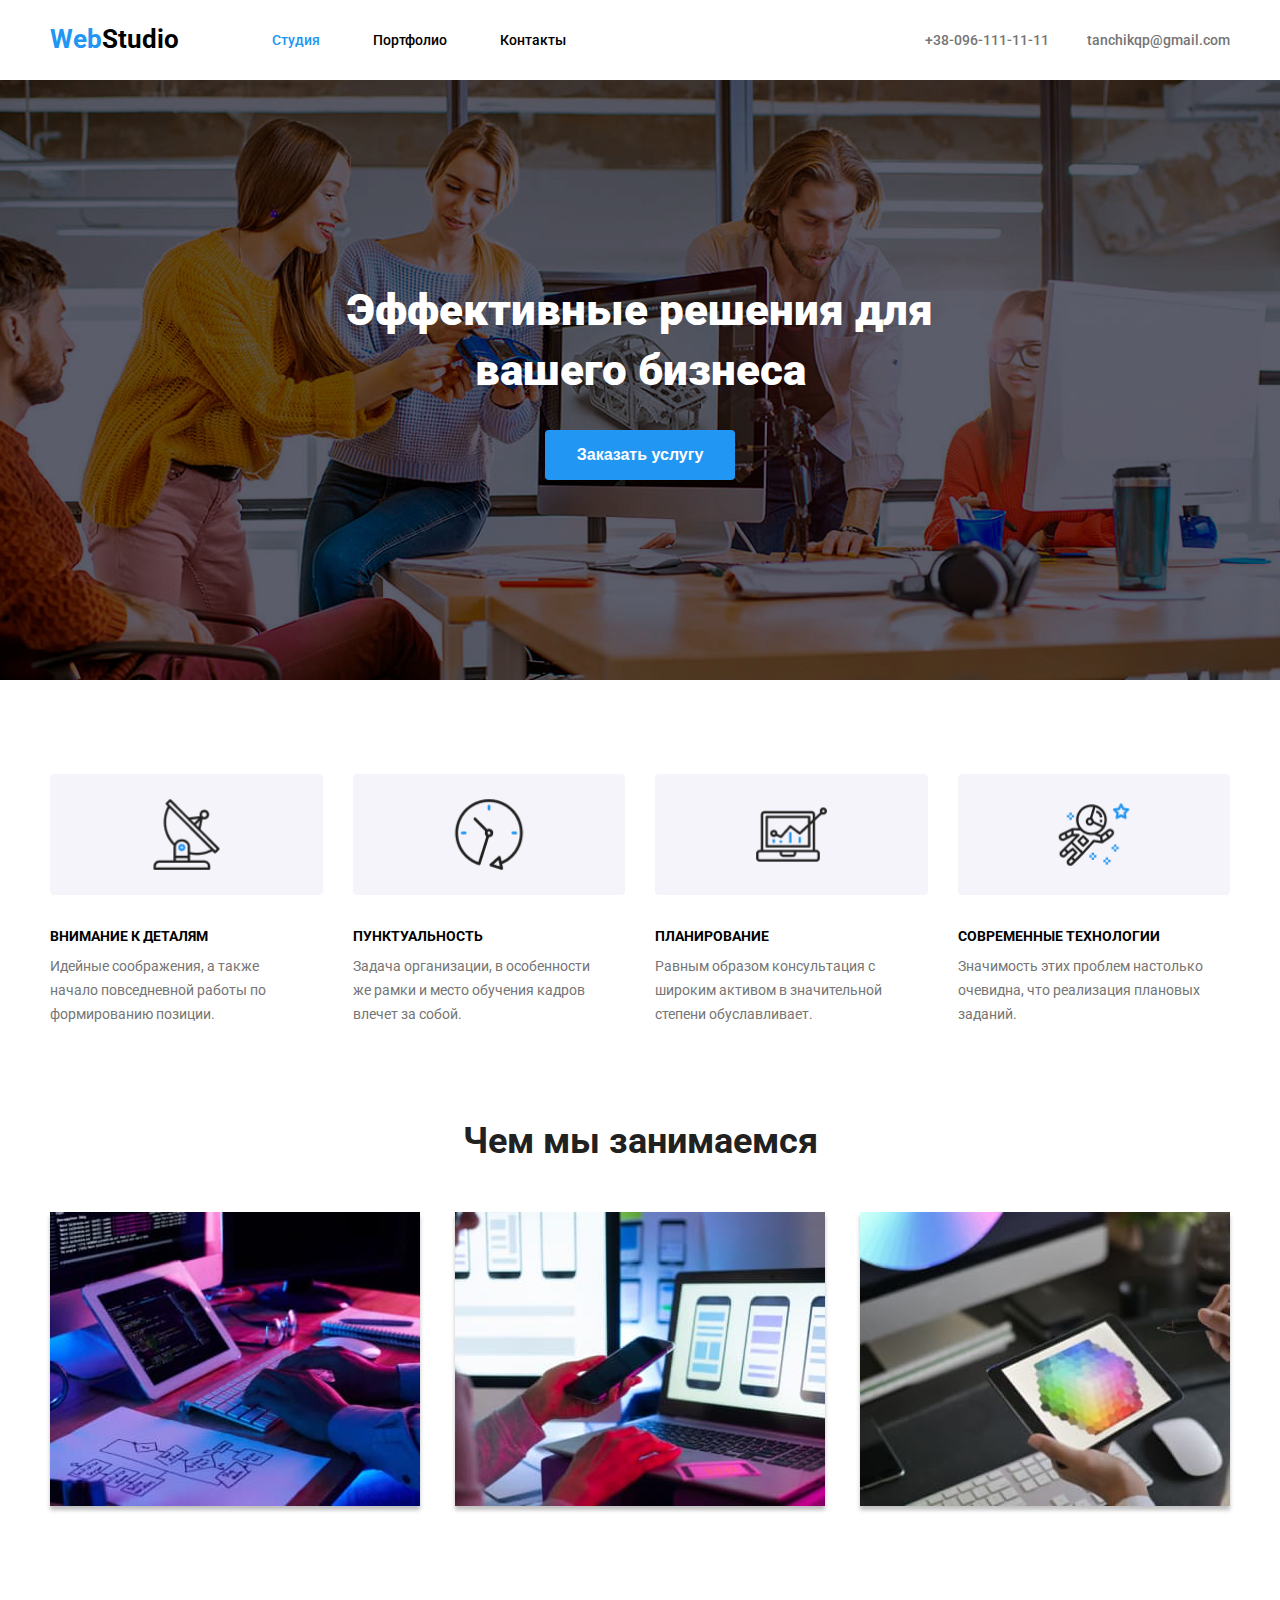
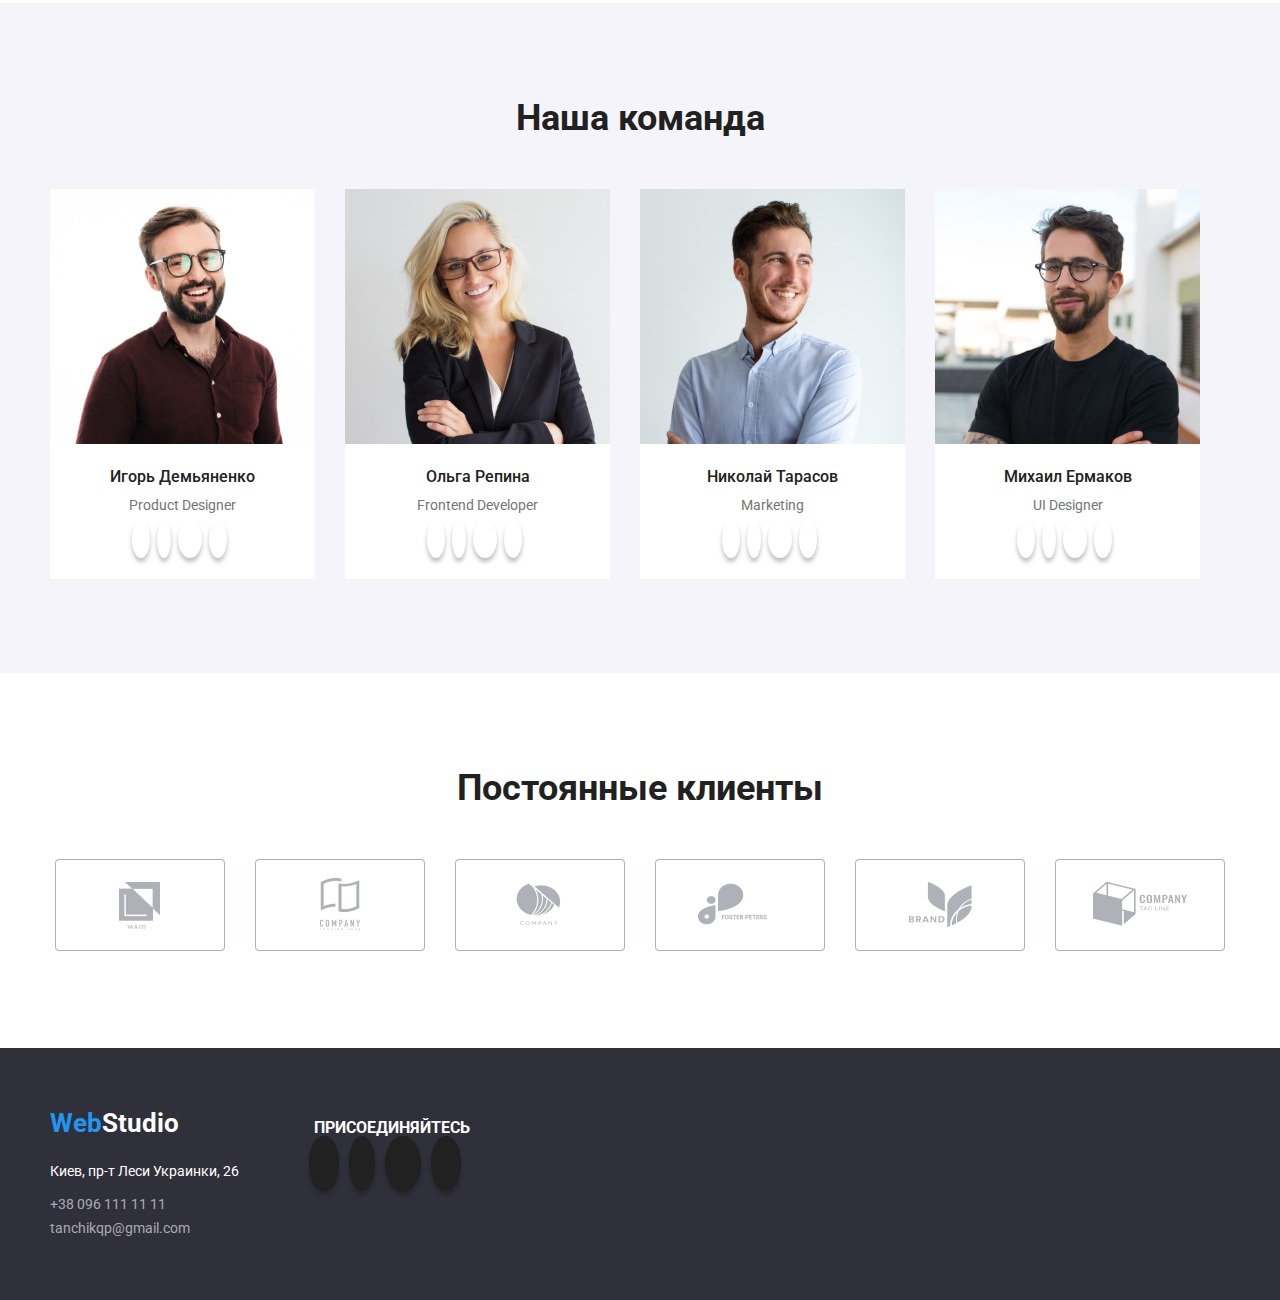
<file: index.html>
<!DOCTYPE html>
<html lang="ru">
<head>
    <meta charset="UTF-8">
    <meta http-equiv="X-UA-Compatible" content="IE=edge">
    <meta name="viewport" content="width=device-width, initial-scale=1.0">
    <title>Webstudio</title>
    <link href="https://fonts.googleapis.com/css2?family=Raleway:wght@700&family=Roboto:wght@400;500;700;900&display=swap"
        rel="stylesheet">
    <link rel="stylesheet" href="css/reset.css">
    <link rel="stylesheet" href="https://cdnjs.cloudflare.com/ajax/libs/font-awesome/6.1.2/css/all.min.css" integrity="sha512-1sCRPdkRXhBV2PBLUdRb4tMg1w2YPf37qatUFeS7zlBy7jJI8Lf4VHwWfZZfpXtYSLy85pkm9GaYVYMfw5BC1A==" crossorigin="anonymous" referrerpolicy="no-referrer" />
    <link rel="stylesheet" href="css/main.css">
</head>
<body>

    <!--Шапка сайта-->

    <header class="page-header">
        <div class="container">
            <div class="header-block">
                <nav>
                    <a href="index.html"><span class="logo-blue">Web</span><span class="logo-black">Studio</span></a>
                    <ul class="site-nav">
                        <li><a href="./index.html" class="link current">Студия</a></li>
                        <li><a href="portfolio.html" class="link">Портфолио</a></li>
                        <li><a href="contacts.html" class="link">Контакты</a></li>
                    </ul>
                </nav>
                <div class="contacts-block">
                    <ul class="contacts">
                        <li><i class="fa-solid fa-mobile-screen-button"></i>
                            <a href="tel:+380961111111" class="tel">+38-096-111-11-11</a></li>
                        <li><i class="fa-solid fa-envelope"></i>
                            <a href="mailto:tanchikqp@gmail.com" class="email">tanchikqp@gmail.com</a></li>
                    </ul>
                </div>
            </div>
        </div>
    </header>

<main>
    <!--Герой-->

<section class="hero-block">
    <div class="container">
        <div class="hero">
            <h1 class="hero-title">Эффективные решения для вашего бизнеса</h1>
            <button type="button" class="button">Заказать услугу</button>
        </div>
    </div>
</section>
    <!--Секция с услугами-->

<section class="services">
    <div class="container">
        <h2 class="services-title">Особенности услуг</h2>
        <ul class="servises-block">
            <li class="services-list">
                <img src="img/Group_1.png" alt="ВНИМАНИЕ К ДЕТАЛЯМ">
                <h3 class="services_title">ВНИМАНИЕ К ДЕТАЛЯМ</h3>
                <p class="services_text">Идейные соображения, а также начало повседневной работы по формированию позиции.</p></li>
            <li class="services-list">
                <img src="img/Group_2.png" alt="ПУНКТУАЛЬНОСТЬ">
                <h3 class="services_title">ПУНКТУАЛЬНОСТЬ</h3>
                <p class="services_text">Задача организации, в особенности же рамки и место обучения кадров влечет за собой.</p>
            </li>
            <li class="services-list">
                <img src="img/Group_3.png" alt="ПЛАНИРОВАНИЕ">
                <h3 class="services_title">ПЛАНИРОВАНИЕ</h3>
                <p class="services_text">Равным образом консультация с широким активом в значительной степени обуславливает.</p>
            </li>
            <li class="services-list">
                <img src="img/Group_4.png" alt="СОВРЕМЕННЫE ТЕХНОЛОГИИ">
                <h3 class="services_title">СОВРЕМЕННЫE ТЕХНОЛОГИИ</h3>
                <p class="services_text">Значимость этих проблем настолько очевидна, что реализация плановых заданий.</p>
            </li>
        </ul>
    </div>
</section>

    <!--Секция с картинками-->
<section class="section_service_img">
    <div class="container">
        <h2 class="section-title">Чем мы занимаемся</h2>
        <ul class="section_service">
            <li class="services-list"><img src="img/box1.jpg" alt="Создание сайтов" width="370"/> </li>
            <li class="services-list"><img src="img/box2.jpg" alt="Разработка приложений" width="370" /></li>
            <li class="services-list"><img src="img/box3.jpg" alt="Дизайн" width="370" /></li>
        </ul>
    </div>
</section>
    <!--Команда-->

<section class="section_command">
    <div class="container">
        <h2 class="section-title">Наша команда</h2>
        <ul class="command_block">
            <li class="command_list">
                <img src="img/team/team_card1.jpg" alt="Игорь Демьяненко" width="270">
                <h3 class="name">Игорь Демьяненко</h3>
                <p class="job">Product Designer</p>
                <div class="icons-block">
                    <i class="fa-brands fa-instagram"></i>
                    <i class="fa-brands fa-twitter"></i>
                    <i class="fa-brands fa-facebook-f"></i>
                    <i class="fa-brands fa-linkedin-in"></i>
                </div>
            </li>
            <li class="command_list">
                <img src="img/team/team_card2.jpg" alt="Ольга Репина" width="270">
                <h3 class="name">Ольга Репина</h3>
                <p class="job">Frontend Developer</p>
                <div class="icons-block">
                    <i class="fa-brands fa-instagram"></i>
                    <i class="fa-brands fa-twitter"></i>
                    <i class="fa-brands fa-facebook-f"></i>
                    <i class="fa-brands fa-linkedin-in"></i>
                </div>
            </li>
            <li class="command_list">
                <img src="img/team/team_card3.jpg" alt="Николай Тарасов" width="270">
                <h3 class="name">Николай Тарасов</h3>
                <p class="job">Marketing</p>
                <div class="icons-block">
                    <i class="fa-brands fa-instagram"></i>
                    <i class="fa-brands fa-twitter"></i>
                    <i class="fa-brands fa-facebook-f"></i>
                    <i class="fa-brands fa-linkedin-in"></i>
                </div>
            </li>
            <li class="command_list">
                <img src="img/team/team_card4.jpg" alt="Михаил Ермаков" width="270">
                <h3 class="name">Михаил Ермаков</h3>
                <p class="job">UI Designer</p>
                <div class="icons-block">
                    <i class="fa-brands fa-instagram"></i>
                    <i class="fa-brands fa-twitter"></i>
                    <i class="fa-brands fa-facebook-f"></i>
                    <i class="fa-brands fa-linkedin-in"></i>
                </div>
            </li>
        </ul>
    </div>
</section>
<section class="clients">
    <div class="container">
        <h2 class="cients-title">Постоянные клиенты</h2>
        <div class="clients-block">
            <div class="client_img">
                <img class="grey" src="img/Client-1.png" alt="Client-1">
                <img class="blue" src="img/Client-1_blue.png" alt="Client-1_blue">
            </div>
            <div class="client_img">
                <img class="grey" src="img/Client-2.png" alt="Client-2">
                <img class="blue" src="img/Client-2_blue.png" alt="Client-2_blue">
            </div>
            <div class="client_img">
                <img class="grey" src="img/Client-3.png" alt="Client-3">
                <img class="blue" src="img/Client-3_blue.png" alt="Client-3_blue">
            </div>
            <div class="client_img">
                <img class="grey" src="img/Client-4.png" alt="Client-4">
                <img class="blue" src="img/Client-4_blue.png" alt="Client-4_blue">
            </div>
            <div class="client_img">
                <img class="grey" src="img/Client-5.png" alt="Client-5">
                <img class="blue" src="img/Client-5_blue.png" alt="Client-5_blue">
            </div>
            <div class="client_img">
                <img class="grey" src="img/Client-6.png" alt="Client-6">
                <img class="blue" src="img/Client-6_blue.png" alt="Client-6_blue">
            </div>
        </div>

    </div>
</section>
</main>

    <!--Footer-->

<footer class="footer">
    <div class="container">
    <div class="footer-flex">
        <div class="footer-address">
            <a href="/index.html" class="logo-blue">Web<span class="logo-white">Studio</span></a>
            <address>
                <ul class="footer-list">
                    <li><p class="address">Киев, пр-т Леси Украинки, 26</p></li>
                    <li><p><a href="tel:+380961111111" class="contacts">+38 096 111 11 11</a></p></li>
                    <li><p><a href="mailto:tanchikqp@gmail.com" class="contacts">tanchikqp@gmail.com</a></p></li>
                </ul>
            </address>
        </div>
        <div class="icons-block">
            <h3>Присоединяйтесь</h3>
            <i class="fa-brands fa-instagram"></i>
            <i class="fa-brands fa-twitter"></i>
            <i class="fa-brands fa-facebook-f"></i>
            <i class="fa-brands fa-linkedin-in"></i>
        </div>
    </div>
    </div>
</footer>
</body>
</html>
</file>
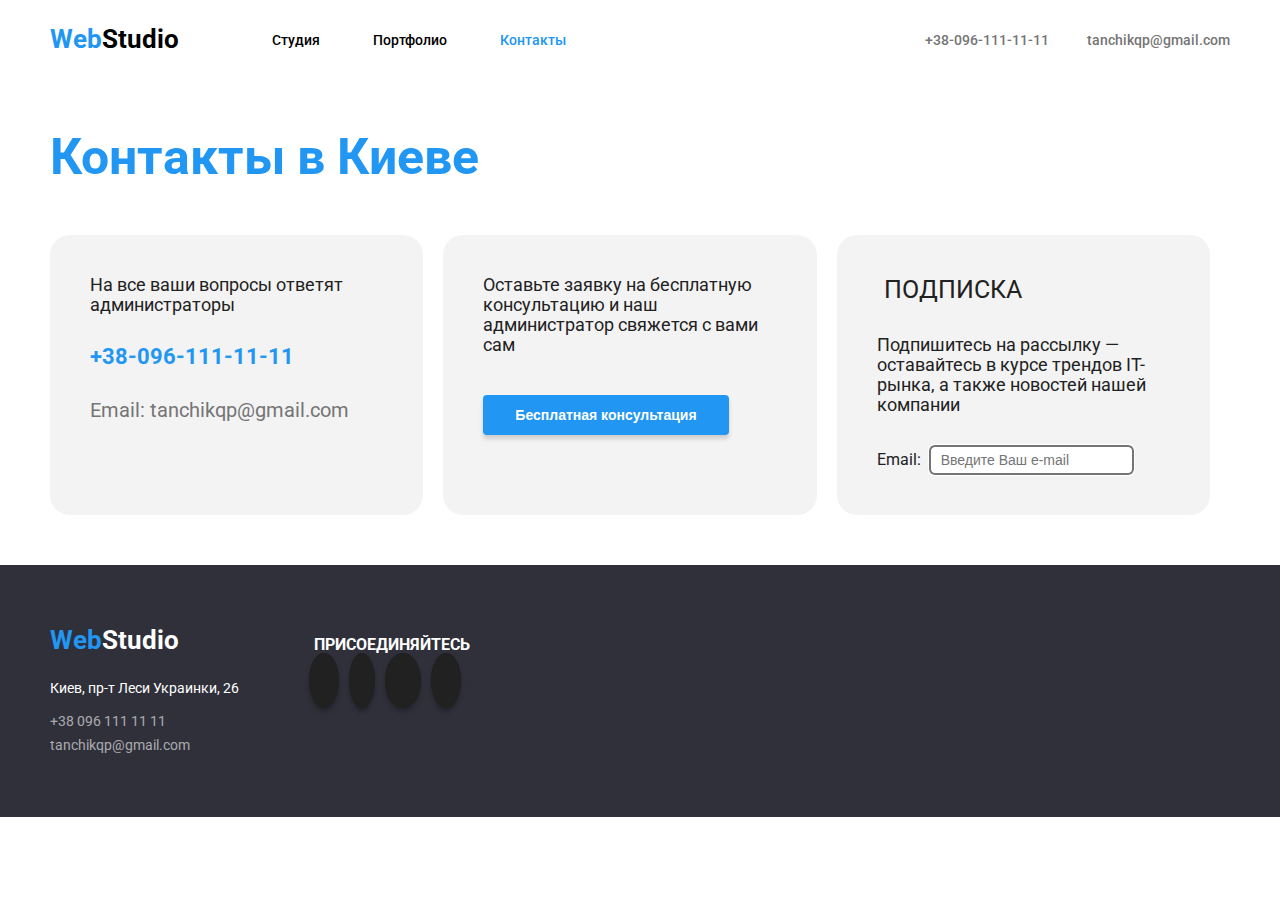
<file: contacts.html>
<!DOCTYPE html>
<html lang="en">
<head>
    <meta charset="UTF-8">
    <meta http-equiv="X-UA-Compatible" content="IE=edge">
    <meta name="viewport" content="width=device-width, initial-scale=1.0">
    <title>Contacts</title>
    <link href="https://fonts.googleapis.com/css2?family=Raleway:wght@700&family=Roboto:wght@400;500;700;900&display=swap"
        rel="stylesheet">
    <link rel="stylesheet" href="css/reset.css">
    <link rel="stylesheet" href="https://cdnjs.cloudflare.com/ajax/libs/font-awesome/6.1.2/css/all.min.css" integrity="sha512-1sCRPdkRXhBV2PBLUdRb4tMg1w2YPf37qatUFeS7zlBy7jJI8Lf4VHwWfZZfpXtYSLy85pkm9GaYVYMfw5BC1A==" crossorigin="anonymous" referrerpolicy="no-referrer" />
    <link rel="stylesheet" href="css/main.css">
</head>
<body>
       <!--Шапка сайта-->

    <header class="page-header">
        <div class="container">
            <div class="header-block">
                <nav>
                    <a href="index.html"><span class="logo-blue">Web</span><span class="logo-black">Studio</span></a>
                    <ul class="site-nav">
                        <li><a href="./index.html" class="link">Студия</a></li>
                        <li><a href="portfolio.html" class="link">Портфолио</a></li>
                        <li><a href="contacts.html" class="link current">Контакты</a></li>
                    </ul>
                </nav>
                <div class="contacts-block">
                    <ul class="contacts">
                        <li><i class="fa-solid fa-mobile-screen-button"></i>
                            <a href="tel:+380961111111" class="tel">+38-096-111-11-11</a></li>
                        <li><i class="fa-solid fa-envelope"></i>
                            <a href="mailto:tanchikqp@gmail.com" class="email">tanchikqp@gmail.com</a></li>
                    </ul>
                </div>
            </div>
        </div>
    </header>

    <main>
        <section>
            <div class="container">
                <div class="contacts-info">
                    <h1>Контакты в Киеве</h1>
                    <div class="contacts-info_block">
                        <div class="info">
                            <p class="info-text">На все ваши вопросы ответят администраторы</p>
                            <p class="info-tel"><a href="tel:+380961111111" class="tel">+38-096-111-11-11</a></p>
                            <p><a href="mailto:tanchikqp@gmail.com" class="mail">Email: tanchikqp@gmail.com</a></p>
                        </div>
                        <div class="info">
                            <p class="info-text">Оставьте заявку на бесплатную консультацию и наш администратор свяжется с вами сам</p>
                            <button class="info-btn">Бесплатная консультация</button>
                        </div>
                        <div class="info">
                            <i class="fa-solid fa-envelope"></i>
                            <h2>Подписка</h2>
                            <p class="info-text">Подпишитесь на рассылку — оставайтесь в курсе трендов IT-рынка, а также новостей нашей компании</p>
                            <p>
                                <label class="lb-mail" Email">Email:</label>
                                <input type="text" id="Email" name="Email" placeholder="Введите Ваш e-mail">
                            </p>
                        </div>


                    </div>
                </div>
            </div>
        </section>
    </main>

        <!--Footer-->

<footer class="footer">
    <div class="container">
    <div class="footer-flex">
        <div class="footer-address">
            <a href="/index.html" class="logo-blue">Web<span class="logo-white">Studio</span></a>
            <address>
                <ul class="footer-list">
                    <li><p class="address">Киев, пр-т Леси Украинки, 26</p></li>
                    <li><p><a href="tel:+380961111111" class="contacts">+38 096 111 11 11</a></p></li>
                    <li><p><a href="mailto:tanchikqp@gmail.com" class="contacts">tanchikqp@gmail.com</a></p></li>
                </ul>
            </address>
        </div>
        <div class="icons-block">
            <h3>Присоединяйтесь</h3>
            <i class="fa-brands fa-instagram"></i>
            <i class="fa-brands fa-twitter"></i>
            <i class="fa-brands fa-facebook-f"></i>
            <i class="fa-brands fa-linkedin-in"></i>
        </div>
    </div>
    </div>
</footer>
    
</body>
</html>
</file>
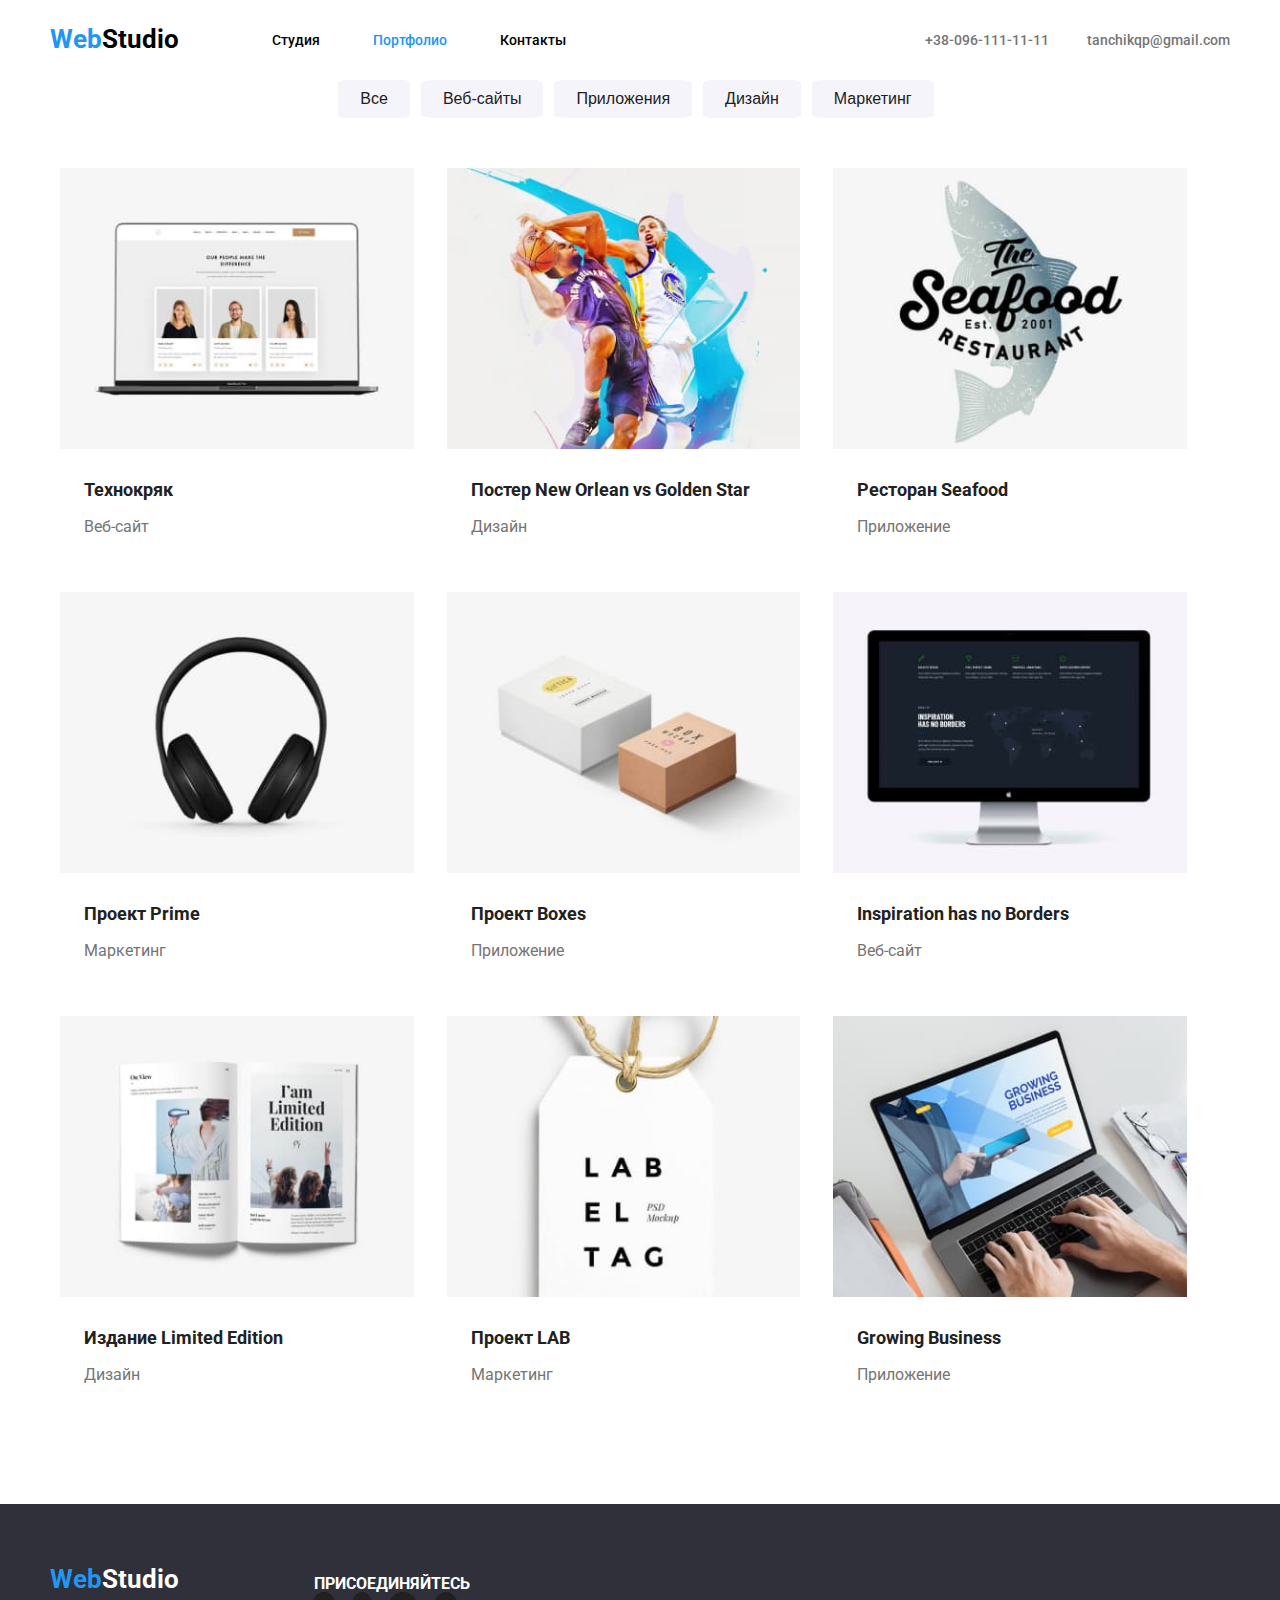
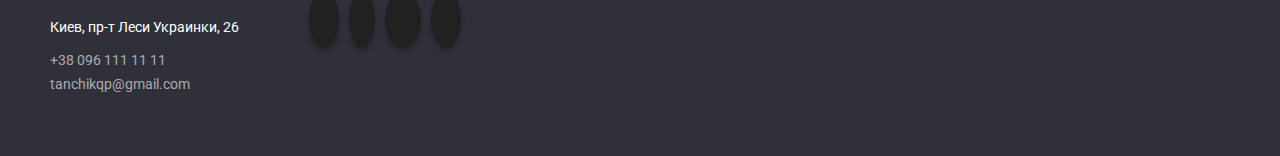
<file: portfolio.html>
<!DOCTYPE html>
<!DOCTYPE html>
<html lang="ru">
<head>
    <meta charset="UTF-8">
    <meta http-equiv="X-UA-Compatible" content="IE=edge">
    <meta name="viewport" content="width=device-width, initial-scale=1.0">
    <title>Webstudio</title>
    <link href="https://fonts.googleapis.com/css2?family=Raleway:wght@700&family=Roboto:wght@400;500;700;900&display=swap"
        rel="stylesheet">
    <link rel="stylesheet" href="css/reset.css">
    <link rel="stylesheet" href="https://cdnjs.cloudflare.com/ajax/libs/font-awesome/6.1.2/css/all.min.css" integrity="sha512-1sCRPdkRXhBV2PBLUdRb4tMg1w2YPf37qatUFeS7zlBy7jJI8Lf4VHwWfZZfpXtYSLy85pkm9GaYVYMfw5BC1A==" crossorigin="anonymous" referrerpolicy="no-referrer" />
    <link rel="stylesheet" href="css/main.css">
</head>
    <body>

<!--Шапка сайта-->

    <header class="page-header">
        <div class="container">
            <div class="header-block">
                <nav>
                    <a href="index.html"><span class="logo-blue">Web</span><span class="logo-black">Studio</span></a>
                    <ul class="site-nav">
                        <li><a href="./index.html" class="link">Студия</a></li>
                        <li><a href="portfolio.html" class="link current">Портфолио</a></li>
                        <li><a href="contacts.html" class="link">Контакты</a></li>
                    </ul>
                </nav>
                <div class="contacts-block">
                    <ul class="contacts">
                        <li><i class="fa-solid fa-mobile-screen-button"></i>
                            <a href="tel:+380961111111" class="tel">+38-096-111-11-11</a></li>
                        <li><i class="fa-solid fa-envelope"></i>
                            <a href="mailto:tanchikqp@gmail.com" class="email">tanchikqp@gmail.com</a></li>
                    </ul>
                </div>
            </div>
        </div>
    </header>
<main>

    <!-- Портфолио -->

<section class="portfolio">
    <div class="container">
    <h1>Портфолио</h1>
    <div class="portfolio-btn">
        <ul class="filter">
            <li><button type="button" class="filter-button">Все</button></li>
            <li><button type="button" class="filter-button">Веб-сайты</button></li>
            <li><button type="button" class="filter-button">Приложения</button></li>
            <li><button type="button" class="filter-button">Дизайн</button></li>
            <li><button type="button" class="filter-button">Маркетинг</button></li>
        </ul>
    </div>
<section class="portfolio-img">
    <div class="container">
        <div class="portfolio-list">  
        <ul>
            <li><img src="img/portfolio/tec.jpg" alt="Технокряк" width="370" />
                <p class="text">Ресурс предлагает комплексные предложения с разным уровнем функционала и сервисов. Все это позволит посетителю получить исчерпывающие сведения о компании или частном лице.</p>
                <h2 class="title">Технокряк</h2>
                <p class="type">Веб-сайт</p></li>
            <li><img src="img/portfolio/poster.jpg" alt="Постер New Orlean vs Golden Star" width="370" />
                <p class="text">Ресурс предлагает комплексные предложения с разным уровнем функционала и сервисов. Все это позволит посетителю получить исчерпывающие сведения о компании или частном лице.</p> 
                <h2 class="title">Постер New Orlean vs Golden Star</h2>
                <p class="type">Дизайн</p></li>
            <li><img src="img/portfolio/restoran.jpg" alt="Ресторан Seafood" width="370" />
                <p class="text">Ресурс предлагает комплексные предложения с разным уровнем функционала и сервисов. Все это позволит посетителю получить исчерпывающие сведения о компании или частном лице.</p>
                <h2 class="title">Ресторан Seafood</h2>
                <p class="type">Приложение</p></li>
            <li><img src="img/portfolio/prime.jpg" alt="Проект Prime" width="370" /> 
                <p class="text">Ресурс предлагает комплексные предложения с разным уровнем функционала и сервисов. Все это позволит посетителю получить исчерпывающие сведения о компании или частном лице.</p>
                <h2 class="title">Проект Prime</h2>
                <p class="type">Маркетинг</p></li>
            <li><img src="img/portfolio/boxes.jpg" alt="Проект Boxes" width="370" /> 
                <p class="text">Ресурс предлагает комплексные предложения с разным уровнем функционала и сервисов. Все это позволит посетителю получить исчерпывающие сведения о компании или частном лице.</p>
                <h2 class="title">Проект Boxes</h2>
                <p class="type">Приложение</p></li>
            <li><img src="img/portfolio/insp.jpg" alt="Inspiration has no Borders" width="370" /> 
                <p class="text">Ресурс предлагает комплексные предложения с разным уровнем функционала и сервисов. Все это позволит посетителю получить исчерпывающие сведения о компании или частном лице.</p>
                <h2 class="title">Inspiration has no Borders</h2>
                <p class="type">Веб-сайт</p></li>
            <li><img src="img/portfolio/limited.jpg" alt="Издание Limited Edition" width="370" /> 
                <p class="text">Ресурс предлагает комплексные предложения с разным уровнем функционала и сервисов. Все это позволит посетителю получить исчерпывающие сведения о компании или частном лице.</p>
                <h2 class="title">Издание Limited Edition</h2>
                <p class="type">Дизайн</p></li>
            <li><img src="img/portfolio/lab.jpg" alt="Проект LAB" width="370" /> 
                <p class="text">Ресурс предлагает комплексные предложения с разным уровнем функционала и сервисов. Все это позволит посетителю получить исчерпывающие сведения о компании или частном лице.</p>
                <h2 class="title">Проект LAB</h2>
                <p class="type">Маркетинг</p></li>
            <li><img src="img/portfolio/grow.jpg" alt="Growing Business" width="370" /> 
                <p class="text">Ресурс предлагает комплексные предложения с разным уровнем функционала и сервисов. Все это позволит посетителю получить исчерпывающие сведения о компании или частном лице.</p>
                <h2 class="title">Growing Business</h2>
                <p class="type">Приложение</p></li>
            </ul>
        </div>  
    </div>
</section>
</main>

 <!--Footer-->

<footer class="footer">
    <div class="container">
    <div class="footer-flex">
        <div class="footer-address">
            <a href="/index.html" class="logo-blue">Web<span class="logo-white">Studio</span></a>
            <address>
                <ul class="footer-list">
                    <li><p class="address">Киев, пр-т Леси Украинки, 26</p></li>
                    <li><p><a href="tel:+380961111111" class="contacts">+38 096 111 11 11</a></p></li>
                    <li><p><a href="mailto:tanchikqp@gmail.com" class="contacts">tanchikqp@gmail.com</a></p></li>
                </ul>
            </address>
        </div>
        <div class="icons-block">
            <h3>Присоединяйтесь</h3>
            <i class="fa-brands fa-instagram"></i>
            <i class="fa-brands fa-twitter"></i>
            <i class="fa-brands fa-facebook-f"></i>
            <i class="fa-brands fa-linkedin-in"></i>
        </div>
    </div>
    </div>
</footer>
</body>
</html>
</file>
<file: css/main.css>
.portfolio h1 {
  display: none;
}

.portfolio-btn {
  display: flex;
  justify-content: center;
  padding-bottom: 50px;
}
.portfolio-btn .filter-button {
  color: #212121;
  font-weight: 500;
  font-size: 16px;
  line-height: 26px;
  text-align: center;
  padding: 6px 22px;
  background-color: #F5F4FA;
  border: none;
  border-radius: 10%;
  margin-right: 8px;
}
.portfolio-btn .filter-button:hover {
  color: #ffffff;
  background-color: rgb(33, 150, 243);
  box-shadow: 0px 4px 4px rgba(0, 0, 0, 0.25);
  cursor: pointer;
}
.portfolio-btn .filter-button:active {
  color: #ffffff;
  background-color: rgb(33, 150, 243);
  box-shadow: 0px 4px 4px rgba(0, 0, 0, 0.25);
}

.portfolio-list {
  display: flex;
  justify-content: space-between;
  padding-bottom: 64px;
}
.portfolio-list li {
  margin-right: 30px;
  width: calc(33.33% - 33px);
  margin-bottom: 30px;
  position: relative;
}
.portfolio-list li img {
  object-fit: cover;
  width: 100%;
}
.portfolio-list li .title {
  font-weight: 700;
  font-size: 18px;
  line-height: 36px;
  color: #212121;
  padding: 20px 0 4px 24px;
}
.portfolio-list li .type {
  font-weight: 400;
  font-size: 16px;
  line-height: 30px;
  color: #757575;
  padding-bottom: 20px;
  padding-left: 24px;
}
.portfolio-list li .text {
  width: 100%;
  height: 72%;
  font-size: 14px;
  line-height: 24px;
  color: #ffffff;
  background-color: rgba(33, 150, 243, 0.9);
  padding: 75px 24px;
  text-align: center;
  position: absolute;
  top: 0;
  opacity: 0%;
}
.portfolio-list li:hover {
  box-shadow: 0px 4px 4px rgba(0, 0, 0, 0.25);
}
.portfolio-list .text:hover {
  opacity: 100%;
}

.contacts-info {
  padding: 50px 0;
}
.contacts-info h1 {
  font-size: 50px;
  font-weight: 700;
  line-height: 55px;
  color: rgb(33, 150, 243);
  padding-bottom: 50px;
}
.contacts-info .contacts-info_block {
  display: flex;
  justify-content: space-between;
}
.contacts-info .contacts-info_block .info {
  width: 33.33%;
  background-color: rgba(175, 177, 184, 0.15);
  margin-right: 20px;
  border-radius: 20px;
  padding: 40px;
}
.contacts-info .contacts-info_block .info .info-text {
  color: #212121;
  font-weight: 400;
  font-size: 18px;
  line-height: 20px;
  padding-bottom: 30px;
}
.contacts-info .contacts-info_block .info .info-tel {
  padding-bottom: 30px;
}
.contacts-info .contacts-info_block .info .tel {
  color: rgb(33, 150, 243);
  font-weight: 700;
  font-size: 22px;
  line-height: 24px;
  margin-bottom: 30px;
}
.contacts-info .contacts-info_block .info .mail {
  color: #757575;
  font-weight: 400;
  font-size: 20px;
  line-height: 22px;
  margin-bottom: 30px;
}
.contacts-info .contacts-info_block .info .info-btn {
  background: rgb(33, 150, 243);
  box-shadow: 0px 4px 4px rgba(0, 0, 0, 0.15);
  border-radius: 4px;
  color: #ffffff;
  font-weight: 700;
  font-size: 14px;
  line-height: 20px;
  padding: 10px 32px;
  border: none;
  margin: 10px 0;
}
.contacts-info .contacts-info_block .info .info-btn:hover {
  cursor: pointer;
  background: #ffffff;
  color: rgb(33, 150, 243);
}
.contacts-info .contacts-info_block .info .fa-envelope {
  font-size: 30px;
  color: rgb(33, 150, 243);
}
.contacts-info .contacts-info_block .info h2 {
  display: inline-block;
  color: #212121;
  font-size: 25px;
  line-height: 30px;
  text-transform: uppercase;
  padding-left: 7px;
  vertical-align: top;
  margin-bottom: 30px;
}
.contacts-info .contacts-info_block .info .lb-mail {
  color: #212121;
  font-size: 16px;
  line-height: 18px;
}
.contacts-info .contacts-info_block .info input {
  border-color: #757575;
  border-radius: 5px;
  font-size: 14px;
  line-height: 16px;
  padding: 5px 10px;
  margin-left: 5px;
  color: #757575;
  outline: #757575 auto 1px;
}
.contacts-info .contacts-info_block .info input:focus-visible {
  border-color: rgb(33, 150, 243);
  outline: rgb(33, 150, 243) auto 1px;
}

* {
  box-sizing: border-box;
}

body {
  margin: 0 auto;
  font-family: "Roboto", "sans-serif";
  color: #000000;
  font-size: 14px;
  line-height: 16px;
  font-style: normal;
}

a {
  text-decoration: none;
  color: #000000;
}

ul > li {
  display: inline-block;
}

nav {
  display: flex;
  align-items: center;
}

.container {
  max-width: 1200px;
  margin: 0 auto;
  padding: 0 10px;
}

.header-block {
  display: flex;
  justify-content: space-between;
  align-items: center;
  padding: 24px 0 25px;
}

.logo-blue {
  color: rgb(33, 150, 243);
  font-weight: 700;
  font-size: 26px;
  line-height: 31px;
}

.logo-black {
  color: #000000;
  font-weight: 700;
  font-size: 26px;
  line-height: 31px;
  padding-right: 93px;
}

.site-nav {
  font-style: normal;
  font-weight: 500;
}
.site-nav li {
  padding-right: 50px;
  color: #000000;
}
.site-nav .link:hover {
  color: rgb(33, 150, 243);
}
.site-nav .current {
  color: rgb(33, 150, 243);
}

.contacts a {
  color: #757575;
  font-weight: 500;
  font-size: 14px;
}
.contacts a.tel {
  margin-right: 30px;
}
.contacts .fa-solid {
  font-size: 16px;
  margin-right: 5px;
  color: #757575;
}
.contacts a:hover {
  color: rgb(33, 150, 243);
}
.contacts i:hover {
  color: rgb(33, 150, 243);
}

.hero-block {
  background-image: url("../img/hero.jpg");
  background-color: rgba(47, 48, 58, 0.4);
  background-blend-mode: multiply;
  color: #ffffff;
  background-repeat: no-repeat;
  background-size: cover;
  background-position: top;
  padding: 200px 0;
}
.hero-block .hero {
  text-align: center;
}
.hero-block .hero-title {
  font-weight: 900;
  font-size: 44px;
  line-height: 60px;
  text-align: center;
  max-width: 50%;
  margin: 0 auto;
  padding-bottom: 30px;
}
.hero-block .button {
  background: rgb(33, 150, 243);
  box-shadow: 0px 4px 4px rgba(0, 0, 0, 0.15);
  border-radius: 4px;
  color: #ffffff;
  font-weight: 700;
  font-size: 16px;
  line-height: 30px;
  padding: 10px 32px;
  border: none;
}
.hero-block .button:hover {
  cursor: pointer;
  background: #ffffff;
  color: rgb(33, 150, 243);
}

.services-title {
  display: none;
}

.servises-block {
  display: flex;
  padding: 94px 0;
  gap: 30px;
}
.servises-block .services-list {
  width: 25%;
}
.servises-block .services_title {
  font-weight: 700;
  padding: 30px 0 10px;
}
.servises-block .services_text {
  color: #757575;
  line-height: 24px;
  padding-right: 20px;
}
.servises-block img {
  object-fit: cover;
  width: 100%;
}
.servises-block img:hover {
  transform: scale(1.1);
}

.section-title {
  color: #212121;
  font-weight: 700;
  font-size: 36px;
  line-height: 42px;
  text-align: center;
  padding-bottom: 50px;
  margin: 0 auto;
}

.section_service {
  display: flex;
  justify-content: space-between;
  padding-bottom: 94px;
}
.section_service img {
  object-fit: cover;
  width: 100%;
  box-shadow: 0px 4px 4px rgba(0, 0, 0, 0.25);
}
.section_service img:hover {
  transform: scale(1.2);
  box-shadow: 0px 4px 4px rgba(33, 150, 243, 0.5);
}

.section_command {
  background: #f5f4fa;
  padding: 94px 0;
}
.section_command .section-title {
  color: #212121;
  font-size: 36px;
  line-height: 42px;
  font-weight: 700;
  text-align: center;
  padding-bottom: 50px;
}
.section_command .command_block {
  display: flex;
  justify-content: space-between;
}
.section_command .command_block .command_list {
  background: #ffffff;
  text-align: center;
  padding-bottom: 30px;
  margin-right: 30px;
}
.section_command .command_block .command_list:hover {
  box-shadow: 0px 4px 4px rgba(0, 0, 0, 0.25);
}
.section_command .command_block .name {
  color: #212121;
  font-weight: 500;
  font-size: 16px;
  line-height: 19px;
  padding: 20px 0 10px;
}
.section_command .command_block .job {
  color: #757575;
  line-height: 19px;
  padding-bottom: 16px;
}
.section_command .command_block img {
  object-fit: cover;
  width: 100%;
}
.section_command .command_block .fa-brands {
  font-size: 20px;
  padding: 7px;
  border-radius: 50%;
  margin-right: 7px;
  color: #afb1b8;
  box-shadow: 0px 4px 4px rgba(0, 0, 0, 0.25);
}
.section_command .command_block .fa-brands:hover {
  background-color: rgb(33, 150, 243);
  color: #ffffff;
}
.section_command .command_block .fa-facebook-f {
  padding: 7px 12px;
}
.section_command .command_block .fa-linkedin-in, .section_command .command_block .fa-instagram {
  padding: 7px 9px;
}

.clients {
  padding: 94px 0;
}
.clients .cients-title {
  color: #212121;
  font-weight: 700;
  font-size: 36px;
  line-height: 42px;
  text-align: center;
  padding-bottom: 50px;
}
.clients .clients-block {
  display: flex;
  justify-content: center;
  flex-wrap: wrap;
  gap: 30px;
}
.clients .client_img {
  position: relative;
}
.clients .blue {
  position: absolute;
  left: 0;
  opacity: 0%;
}
.clients .blue:hover {
  opacity: 100%;
}

.footer {
  background: #2F303A;
  padding: 60px 0;
}
.footer .footer-flex {
  display: flex;
}
.footer .footer-flex .logo-white {
  color: #ffffff;
  font-weight: 700;
  font-size: 26px;
  line-height: 31px;
}
.footer .footer-flex .footer-list {
  padding-top: 20px;
  padding-right: 70px;
}
.footer .footer-flex .footer-list li {
  display: block;
}
.footer .footer-flex .footer-list .address {
  color: #ffffff;
  font-weight: 400;
  font-size: 14px;
  line-height: 24px;
  padding-bottom: 9px;
}
.footer .footer-flex .footer-list .contacts {
  color: rgba(255, 255, 255, 0.6);
  font-weight: 400;
  font-size: 14px;
  line-height: 24px;
  padding-bottom: 9px;
}
.footer .footer-flex .icons-block h3 {
  font-weight: 700;
  font-size: 16px;
  line-height: 16px;
  color: #ffffff;
  text-transform: uppercase;
  padding: 12px 0 20px 5px;
}
.footer .footer-flex .fa-brands {
  font-size: 25px;
  border: 1px solid #212121;
  padding: 12px;
  border-radius: 50%;
  margin-right: 10px;
  color: #ffffff;
  background-color: #212121;
  box-shadow: 0px 4px 4px rgba(0, 0, 0, 0.25);
}
.footer .footer-flex .fa-brands:hover {
  background-color: rgb(33, 150, 243);
  border: 1px solid rgb(33, 150, 243);
}
.footer .footer-flex .fa-facebook-f {
  padding: 12px 17px;
}
.footer .footer-flex .fa-linkedin-in, .footer .footer-flex .fa-instagram {
  padding: 12px 14px;
}

/*# sourceMappingURL=main.css.map */
</file>
